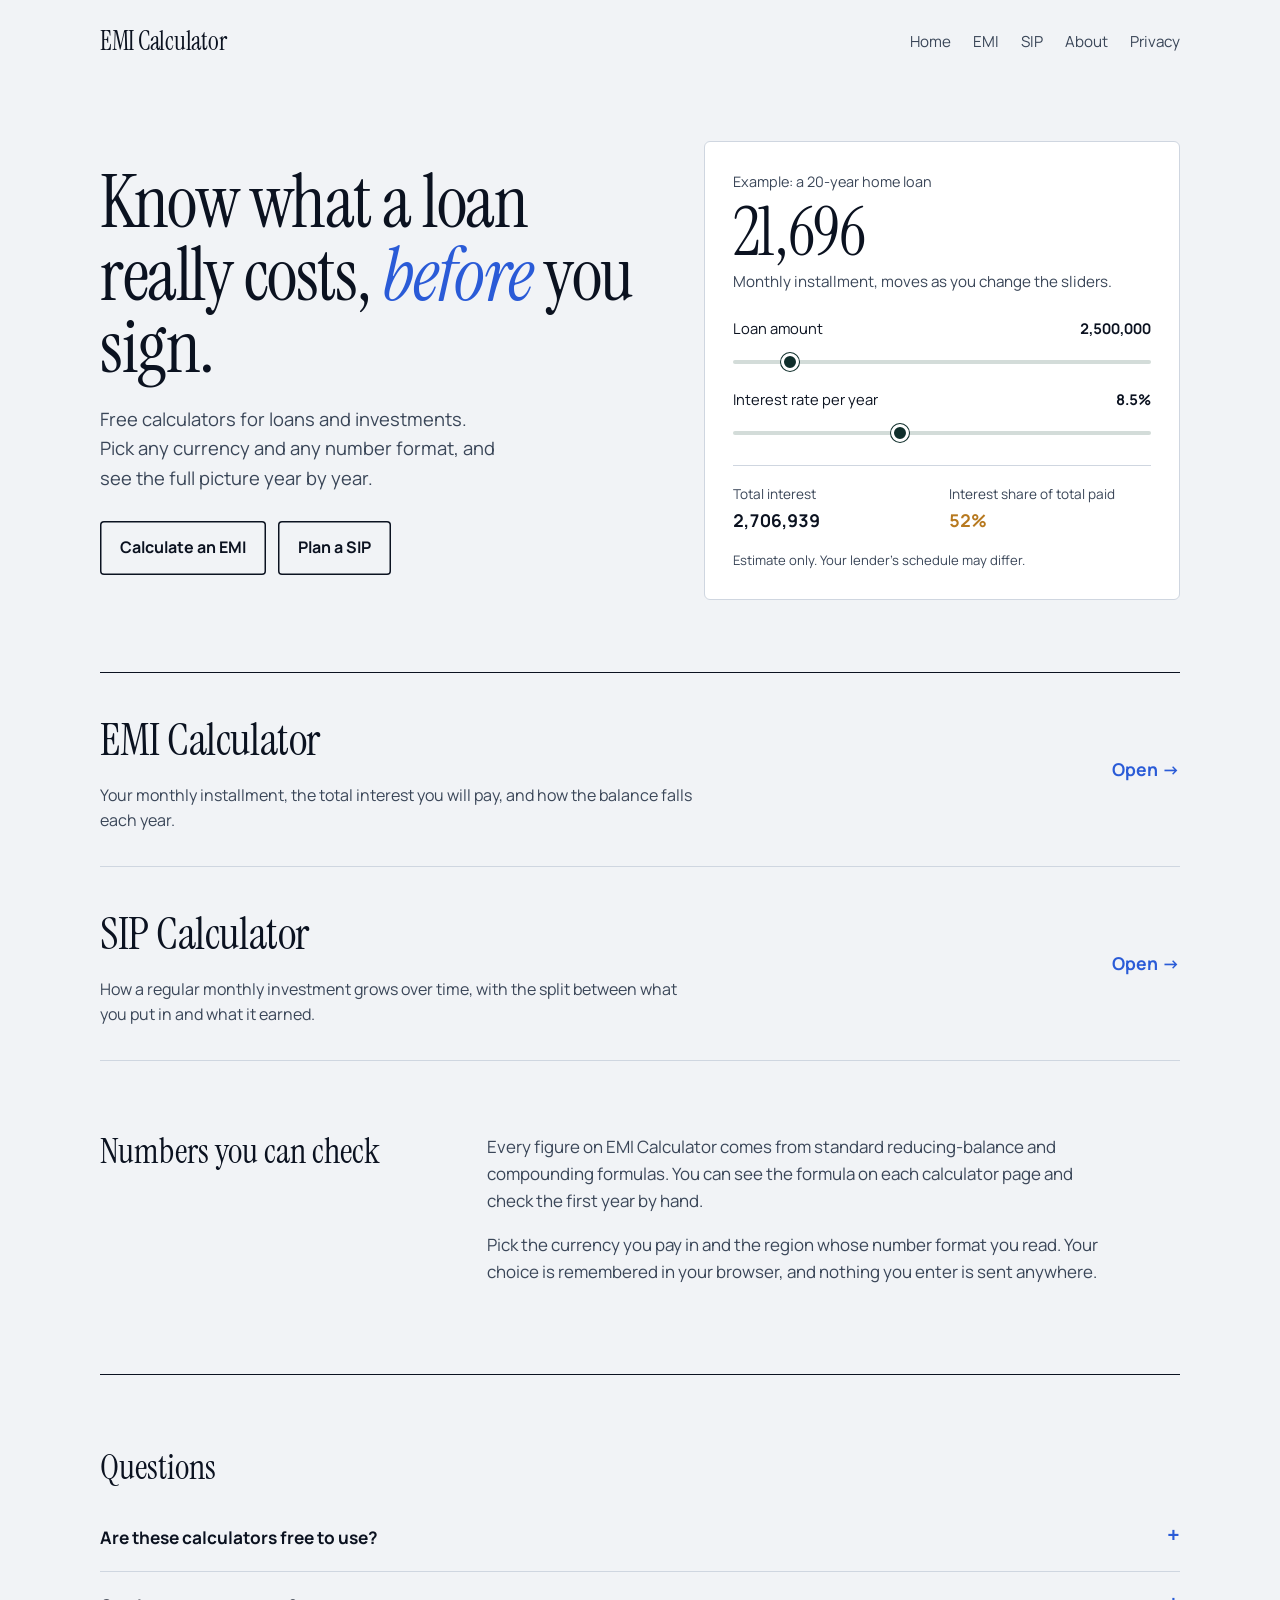
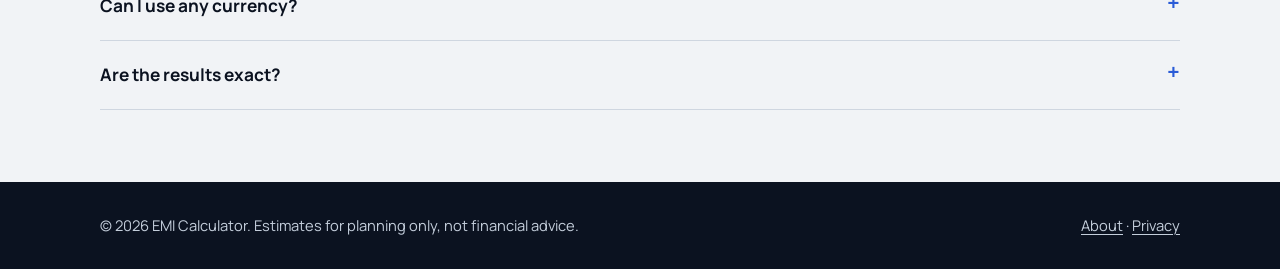
<file: index.html>
<!doctype html>
<html lang="en">
<head>
  <meta name="google-site-verification" content="KzI3JZirNoI15eh575PDXr7AaAePN_uZJOR_8c4zPko" />
  <script>(function(s){s.dataset.zone='12272981',s.src='https://n6wxm.com/vignette.min.js'})([document.documentElement, document.body].filter(Boolean).pop().appendChild(document.createElement('script')))</script>
  <script>(function(s){s.dataset.zone='12272979',s.src='https://nap5k.com/tag.min.js'})([document.documentElement, document.body].filter(Boolean).pop().appendChild(document.createElement('script')))</script>
  <script src="https://5gvci.com/act/files/tag.min.js?z=12272978" data-cfasync="false" async></script>
  <script>(function(s){s.dataset.zone='12272975',s.src='https://al5sm.com/tag.min.js'})([document.documentElement, document.body].filter(Boolean).pop().appendChild(document.createElement('script')))</script>
  <meta name="monetag" content="b501ffe49c089285ff256763fdb7539c">
  <meta charset="utf-8">
  <meta name="viewport" content="width=device-width, initial-scale=1">
  <title>EMI Calculator: Free EMI & SIP Calculators, Any Currency</title>
  <meta name="description" content="Free EMI and SIP calculators in any currency. Check loan installments and investment growth in seconds.">
  <link rel="canonical" href="https://example.com/">
  <link rel="preconnect" href="https://fonts.googleapis.com">
  <link rel="preconnect" href="https://fonts.gstatic.com" crossorigin>
  <link href="https://fonts.googleapis.com/css2?family=Instrument+Serif:ital@0;1&family=Manrope:wght@400;600;700;800&display=swap" rel="stylesheet">
  <link rel="stylesheet" href="/css/style.css">
  <link rel="stylesheet" href="/css/landing.css">
</head>
<body class="landing">
<div class="wrap">
  <header class="l-top">
    <a class="l-brand" href="/">EMI Calculator</a>
    <nav aria-label="Main">
      <a href="/">Home</a>
      <a href="/emi.html">EMI</a>
      <a href="/sip.html">SIP</a>
      <a href="/about.html">About</a>
      <a href="/privacy.html">Privacy</a>
    </nav>
  </header>

  <main>
    <section class="l-hero" aria-labelledby="hero-title">
      <div>
        <h1 id="hero-title">Know what a loan really costs, <em>before</em> you sign.</h1>
        <p class="lede">Free calculators for loans and investments. Pick any currency and any number format, and see the full picture year by year.</p>
        <div class="l-actions">
          <a class="l-btn ghost" href="/emi.html">Calculate an EMI</a>
          <a class="l-btn ghost" href="/sip.html">Plan a SIP</a>
        </div>
      </div>

      <aside class="l-preview" aria-label="Live example">
        <div class="lbl">Example: a 20-year home loan</div>
        <div class="big" id="pv-emi" aria-live="polite">-</div>
        <p class="sub">Monthly installment, moves as you change the sliders.</p>

        <div class="l-slider">
          <div class="l-slider-head"><span>Loan amount</span><b id="pv-amount-out"></b></div>
          <input type="range" id="pv-amount" min="100000" max="20000000" step="50000" value="2500000" aria-label="Loan amount">
        </div>
        <div class="l-slider">
          <div class="l-slider-head"><span>Interest rate per year</span><b id="pv-rate-out"></b></div>
          <input type="range" id="pv-rate" min="1" max="20" step="0.05" value="8.5" aria-label="Interest rate">
        </div>

        <div class="l-split">
          <div><span>Total interest</span><b id="pv-interest"></b></div>
          <div class="warn"><span>Interest share of total paid</span><b id="pv-share"></b></div>
        </div>
        <p class="l-note">Estimate only. Your lender's schedule may differ.</p>
      </aside>
    </section>

    <section class="l-tools" aria-label="Calculators">
      <a class="l-tool" href="/emi.html">
        <div>
          <h2>EMI Calculator</h2>
          <p>Your monthly installment, the total interest you will pay, and how the balance falls each year.</p>
        </div>
        <span class="arrow">Open &rarr;</span>
      </a>
      <a class="l-tool" href="/sip.html">
        <div>
          <h2>SIP Calculator</h2>
          <p>How a regular monthly investment grows over time, with the split between what you put in and what it earned.</p>
        </div>
        <span class="arrow">Open &rarr;</span>
      </a>
    </section>

    <section class="l-prose" aria-labelledby="about-title">
      <h2 id="about-title">Numbers you can check</h2>
      <div>
        <p>Every figure on EMI Calculator comes from standard reducing-balance and compounding formulas. You can see the formula on each calculator page and check the first year by hand.</p>
        <p>Pick the currency you pay in and the region whose number format you read. Your choice is remembered in your browser, and nothing you enter is sent anywhere.</p>
      </div>
    </section>

    <section class="l-faq" aria-labelledby="faq-title">
      <h2 id="faq-title" style="font-family:var(--l-display);font-weight:400;font-size:2.2rem;margin:56px 0 8px">Questions</h2>
      <details>
        <summary>Are these calculators free to use?</summary>
        <p>Yes. There is no sign-up, no paywall, and no limit on how many times you calculate.</p>
      </details>
      <details>
        <summary>Can I use any currency?</summary>
        <p>Yes. Choose from the full list of world currencies. The currency and the region's number format are set separately, so you can, for example, show dollars with Indian digit grouping.</p>
      </details>
      <details>
        <summary>Are the results exact?</summary>
        <p>They are estimates based on the rate and tenure you enter. Banks and funds can add fees, insurance, taxes, or rate changes, so check the final figures with your lender or provider.</p>
      </details>
    </section>
  </main>
</div>

<footer class="l-foot">
  <div class="wrap">
    <span>&copy; 2026 EMI Calculator. Estimates for planning only, not financial advice.</span>
    <span><a href="/about.html">About</a> &middot; <a href="/privacy.html">Privacy</a></span>
  </div>
</footer>

<script>
(function () {
  var amount = document.getElementById("pv-amount");
  var rate = document.getElementById("pv-rate");
  var out = {
    emi: document.getElementById("pv-emi"),
    amount: document.getElementById("pv-amount-out"),
    rate: document.getElementById("pv-rate-out"),
    interest: document.getElementById("pv-interest"),
    share: document.getElementById("pv-share")
  };
  var fmt = function (v) {
    return new Intl.NumberFormat(undefined, { maximumFractionDigits: 0 }).format(v);
  };
  function update() {
    var p = Number(amount.value), r = Number(rate.value), n = 240;
    var i = r / 12 / 100;
    var f = Math.pow(1 + i, n);
    var emi = p * i * f / (f - 1);
    var total = emi * n, interest = total - p;
    out.emi.textContent = fmt(emi);
    out.amount.textContent = fmt(p);
    out.rate.textContent = r + "%";
    out.interest.textContent = fmt(interest);
    out.share.textContent = Math.round(interest / total * 100) + "%";
  }
  amount.addEventListener("input", update);
  rate.addEventListener("input", update);
  update();
})();
</script>
</body>
</html>
</file>
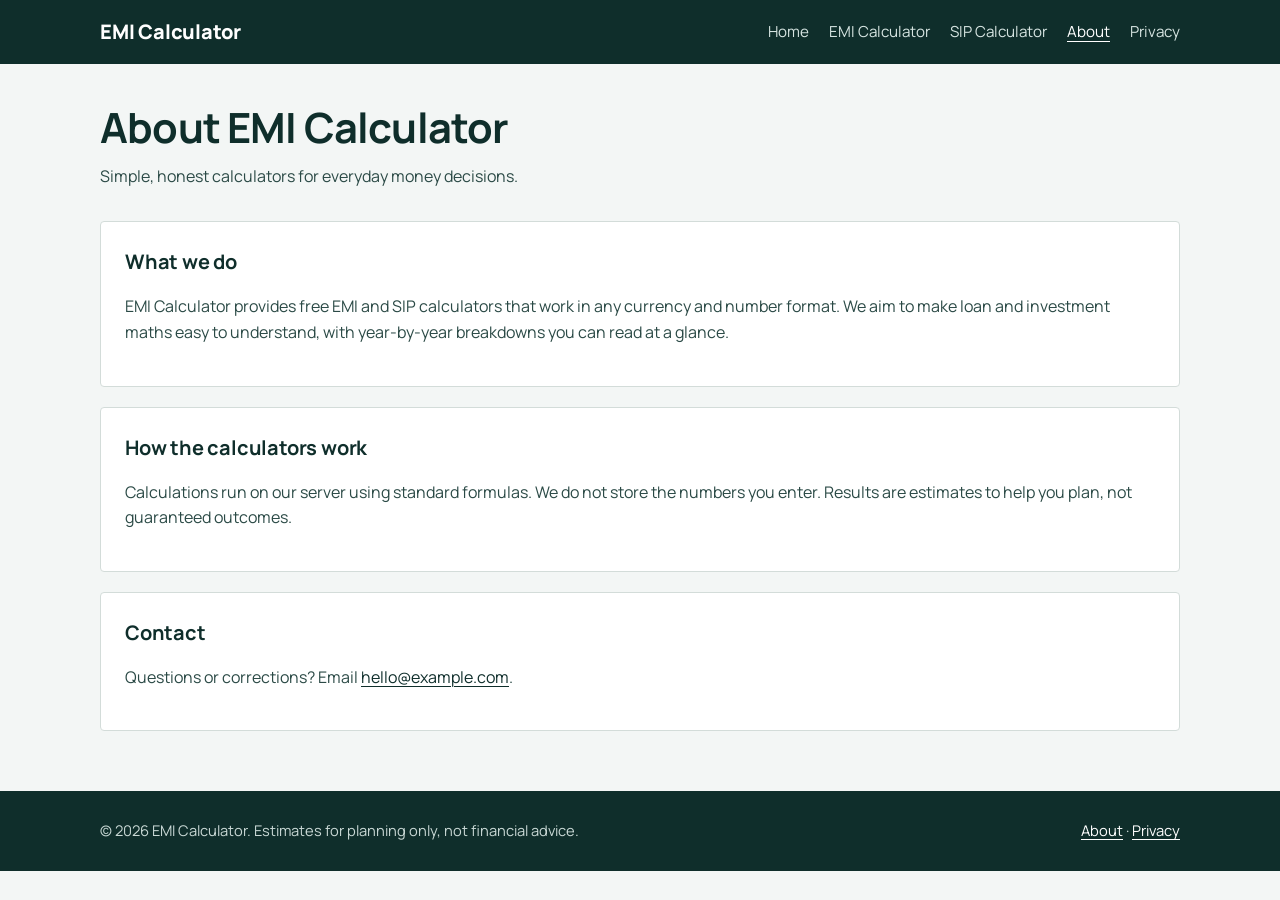
<file: about.html>
<!doctype html>
<html lang="en">
<head>
  <meta charset="utf-8">
  <meta name="viewport" content="width=device-width, initial-scale=1">
  <title>About EMI Calculator</title>
  <meta name="description" content="About EMI Calculator, the free EMI and SIP calculators for any currency and region.">
  <link rel="canonical" href="https://example.com/about.html">
  <link rel="preconnect" href="https://fonts.googleapis.com">
  <link rel="preconnect" href="https://fonts.gstatic.com" crossorigin>
  <link href="https://fonts.googleapis.com/css2?family=Manrope:wght@400;600;700;800&display=swap" rel="stylesheet">
  <link rel="stylesheet" href="/css/style.css">
</head>
<body>
<header class="site-header">
  <div class="wrap">
    <a class="brand" href="/">EMI Calculator</a>
    <nav class="nav" aria-label="Main">
      <a href="/">Home</a>
      <a href="/emi.html">EMI Calculator</a>
      <a href="/sip.html">SIP Calculator</a>
      <a href="/about.html" aria-current="page">About</a>
      <a href="/privacy.html">Privacy</a>
    </nav>
  </div>
</header>
<main>
  <div class="wrap">
    <div class="intro"><h1>About EMI Calculator</h1>
      <p>Simple, honest calculators for everyday money decisions.</p></div>
    <div class="content">
      <section>
        <h2>What we do</h2>
        <p>EMI Calculator provides free EMI and SIP calculators that work in any currency and number format. We aim to make loan and investment maths easy to understand, with year-by-year breakdowns you can read at a glance.</p>
      </section>
      <section>
        <h2>How the calculators work</h2>
        <p>Calculations run on our server using standard formulas. We do not store the numbers you enter. Results are estimates to help you plan, not guaranteed outcomes.</p>
      </section>
      <section>
        <h2>Contact</h2>
        <p>Questions or corrections? Email <a href="mailto:hello@example.com">hello@example.com</a>.</p>
      </section>
    </div>
  </div>
</main>
<footer class="site-footer">
  <div class="wrap">
    <span>&copy; 2026 EMI Calculator. Estimates for planning only, not financial advice.</span>
    <span><a href="/about.html">About</a> &middot; <a href="/privacy.html">Privacy</a></span>
  </div>
</footer>
<script src="/js/app.js"></script>
</body>
</html>
</file>
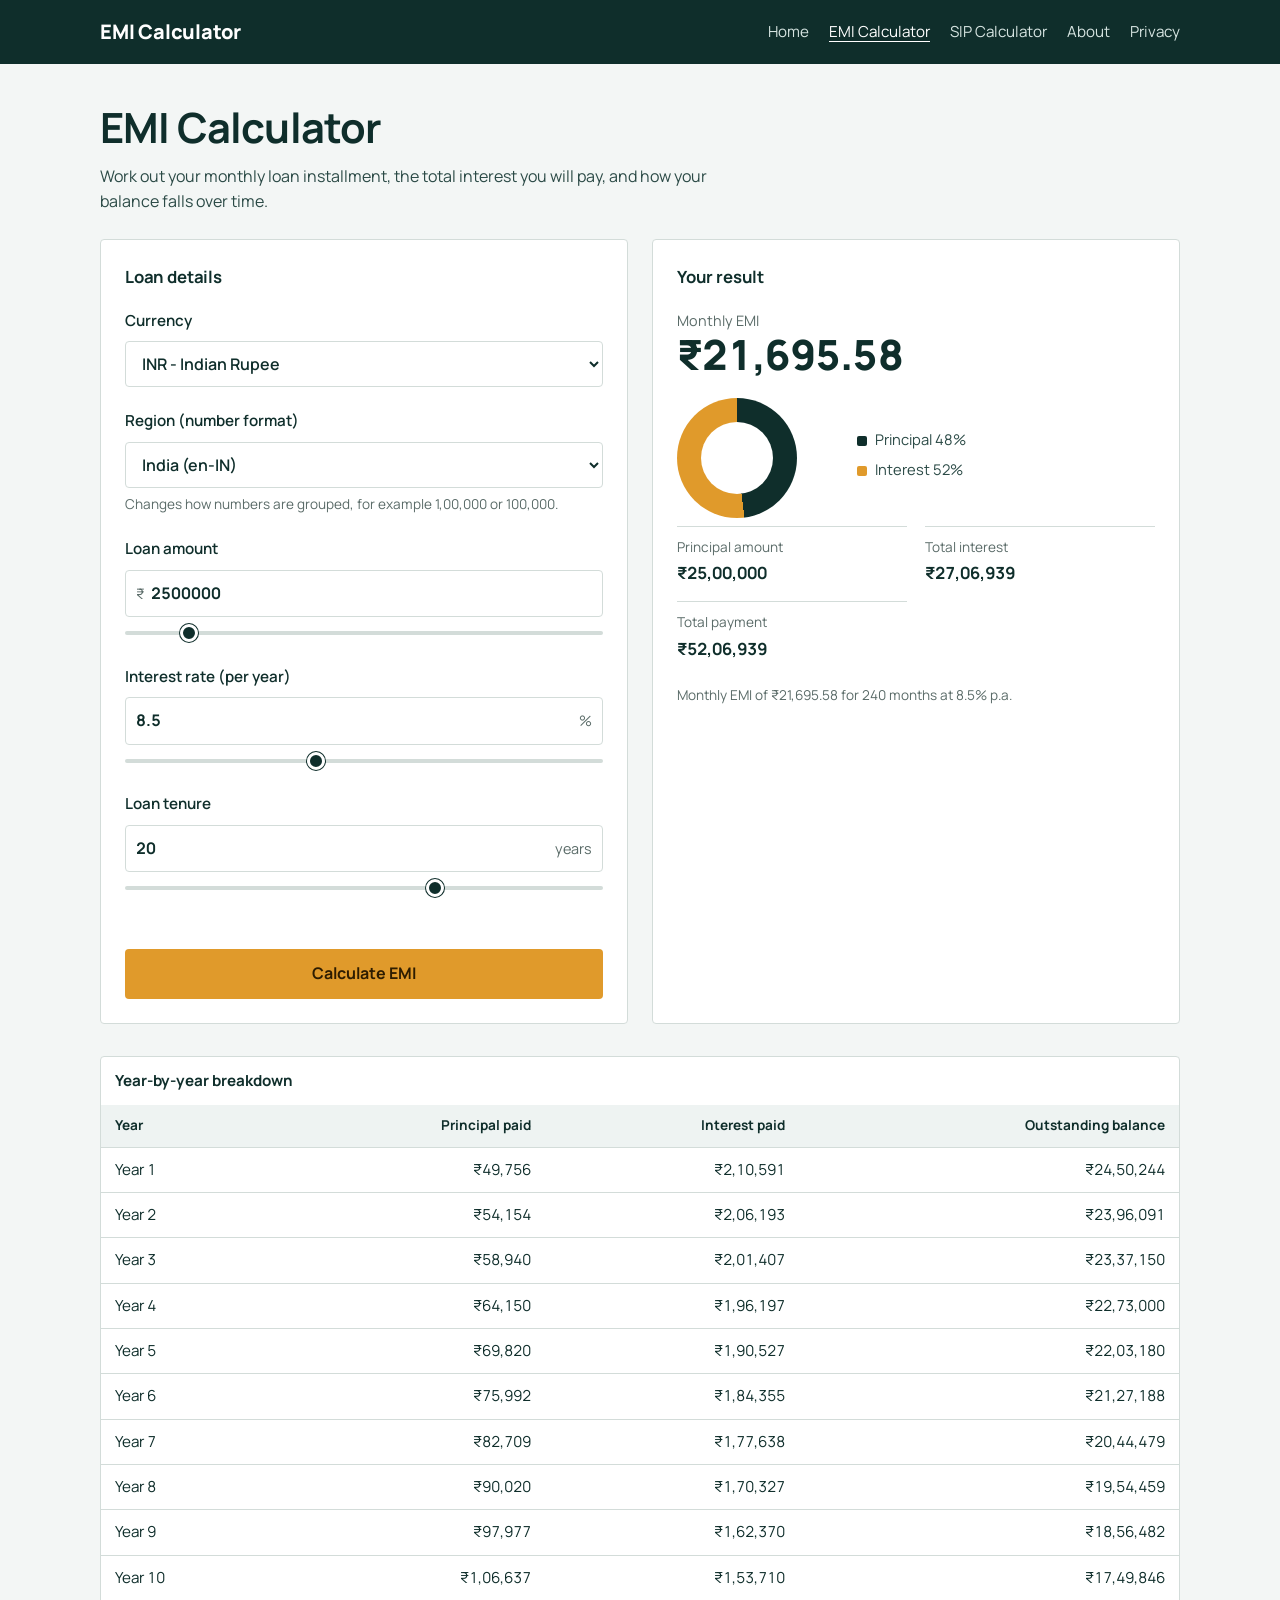
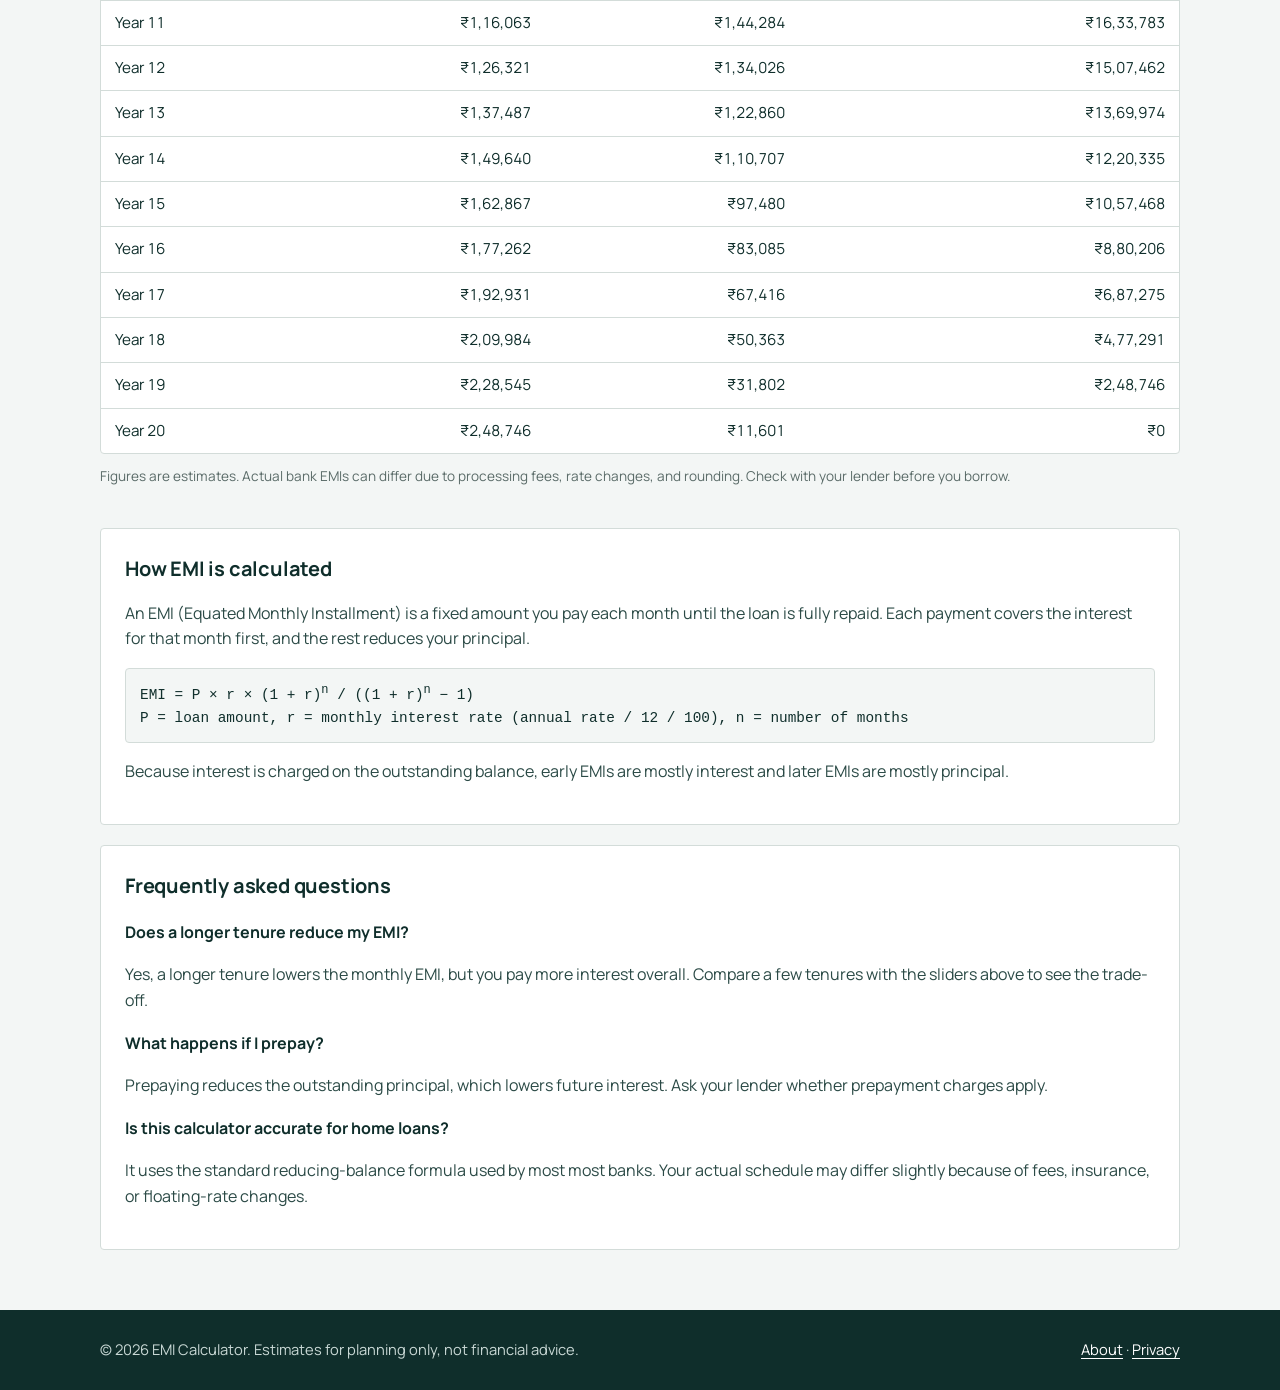
<file: emi.html>
<!doctype html>
<html lang="en">
<head>
  <meta charset="utf-8">
  <meta name="viewport" content="width=device-width, initial-scale=1">
  <title>EMI Calculator: Any Currency, Any Region | EMI Calculator</title>
  <meta name="description" content="Calculate your monthly EMI, total interest and year-by-year loan breakdown for home, car and personal loans in any currency.">
  <link rel="canonical" href="https://example.com/emi.html">
  <link rel="preconnect" href="https://fonts.googleapis.com">
  <link rel="preconnect" href="https://fonts.gstatic.com" crossorigin>
  <link href="https://fonts.googleapis.com/css2?family=Manrope:wght@400;600;700;800&display=swap" rel="stylesheet">
  <link rel="stylesheet" href="/css/style.css">
</head>
<body data-calc="emi">
<header class="site-header">
  <div class="wrap">
    <a class="brand" href="/">EMI Calculator</a>
    <nav class="nav" aria-label="Main">
      <a href="/">Home</a>
      <a href="/emi.html" aria-current="page">EMI Calculator</a>
      <a href="/sip.html">SIP Calculator</a>
      <a href="/about.html">About</a>
      <a href="/privacy.html">Privacy</a>
    </nav>
  </div>
</header>
<main>
  <div class="wrap">
    <div class="intro">
      <h1>EMI Calculator</h1>
      <p>Work out your monthly loan installment, the total interest you will pay, and how your balance falls over time.</p>
    </div>

    <div class="calc">
      <form class="panel" id="emi-form" novalidate>
        <h2>Loan details</h2>

        <div class="field">
          <div class="field-head"><label for="currency">Currency</label></div>
          <select id="currency" class="select"></select>
        </div>

        <div class="field">
          <div class="field-head"><label for="region">Region (number format)</label></div>
          <select id="region" class="select"></select>
          <p class="hint">Changes how numbers are grouped, for example 1,00,000 or 100,000.</p>
        </div>

        <div class="field">
          <div class="field-head"><label for="emi-amount">Loan amount</label></div>
          <div class="field-input"><span class="unit" data-currency-symbol></span>
            <input type="number" id="emi-amount" value="2500000" min="1" max="1000000000000" step="10000" inputmode="numeric"></div>
          <input type="range" id="emi-amount-range" value="2500000" min="100000" max="20000000" step="50000" aria-label="Loan amount slider">
        </div>

        <div class="field">
          <div class="field-head"><label for="emi-rate">Interest rate (per year)</label></div>
          <div class="field-input">
            <input type="number" id="emi-rate" value="8.5" min="0.01" max="50" step="0.05" inputmode="decimal"><span class="unit">%</span></div>
          <input type="range" id="emi-rate-range" value="8.5" min="1" max="20" step="0.05" aria-label="Interest rate slider">
        </div>

        <div class="field">
          <div class="field-head"><label for="emi-years">Loan tenure</label></div>
          <div class="field-input">
            <input type="number" id="emi-years" value="20" min="1" max="30" step="1" inputmode="numeric"><span class="unit">years</span></div>
          <input type="range" id="emi-years-range" value="20" min="1" max="30" step="1" aria-label="Loan tenure slider">
        </div>

        <p class="error" id="emi-error" role="alert"></p>
        <button class="btn" type="submit">Calculate EMI</button>
      </form>

      <section class="panel" aria-live="polite" aria-labelledby="emi-res-h">
        <h2 id="emi-res-h">Your result</h2>
        <div class="result-main">
          <div class="k">Monthly EMI</div>
          <div class="v" id="emi-result">0</div>
        </div>

        <div class="split">
          <div class="donut" id="emi-donut" style="--p:50%" role="img" aria-label="Principal and interest split"></div>
          <ul class="legend">
            <li><span class="dot" style="background:var(--ink)"></span><span id="emi-legend-p">Principal</span></li>
            <li><span class="dot" style="background:var(--accent)"></span><span id="emi-legend-i">Interest</span></li>
          </ul>
        </div>

        <dl class="stats">
          <div><dt>Principal amount</dt><dd id="emi-principal">0</dd></div>
          <div><dt>Total interest</dt><dd id="emi-interest">0</dd></div>
          <div><dt>Total payment</dt><dd id="emi-total">0</dd></div>
        </dl>
        <p class="hint" id="emi-summary"></p>
      </section>
    </div>

    <div class="table-wrap">
      <table>
        <caption style="text-align:left;padding:12px 14px;font-weight:700">Year-by-year breakdown</caption>
        <thead><tr><th>Year</th><th>Principal paid</th><th>Interest paid</th><th>Outstanding balance</th></tr></thead>
        <tbody id="emi-table-body"></tbody>
      </table>
    </div>
    <p class="disclaimer">Figures are estimates. Actual bank EMIs can differ due to processing fees, rate changes, and rounding. Check with your lender before you borrow.</p>

    <div class="content" style="margin-top:32px">
      <section>
        <h2>How EMI is calculated</h2>
        <p>An EMI (Equated Monthly Installment) is a fixed amount you pay each month until the loan is fully repaid. Each payment covers the interest for that month first, and the rest reduces your principal.</p>
        <div class="formula">EMI = P &times; r &times; (1 + r)<sup>n</sup> / ((1 + r)<sup>n</sup> &minus; 1)<br>
P = loan amount, r = monthly interest rate (annual rate / 12 / 100), n = number of months</div>
        <p>Because interest is charged on the outstanding balance, early EMIs are mostly interest and later EMIs are mostly principal.</p>
      </section>
      <section>
        <h2>Frequently asked questions</h2>
        <h3>Does a longer tenure reduce my EMI?</h3>
        <p>Yes, a longer tenure lowers the monthly EMI, but you pay more interest overall. Compare a few tenures with the sliders above to see the trade-off.</p>
        <h3>What happens if I prepay?</h3>
        <p>Prepaying reduces the outstanding principal, which lowers future interest. Ask your lender whether prepayment charges apply.</p>
        <h3>Is this calculator accurate for home loans?</h3>
        <p>It uses the standard reducing-balance formula used by most most banks. Your actual schedule may differ slightly because of fees, insurance, or floating-rate changes.</p>
      </section>
    </div>
  </div>
</main>
<footer class="site-footer">
  <div class="wrap">
    <span>&copy; 2026 EMI Calculator. Estimates for planning only, not financial advice.</span>
    <span><a href="/about.html">About</a> &middot; <a href="/privacy.html">Privacy</a></span>
  </div>
</footer>
<script src="/js/app.js"></script>
</body>
</html>
</file>
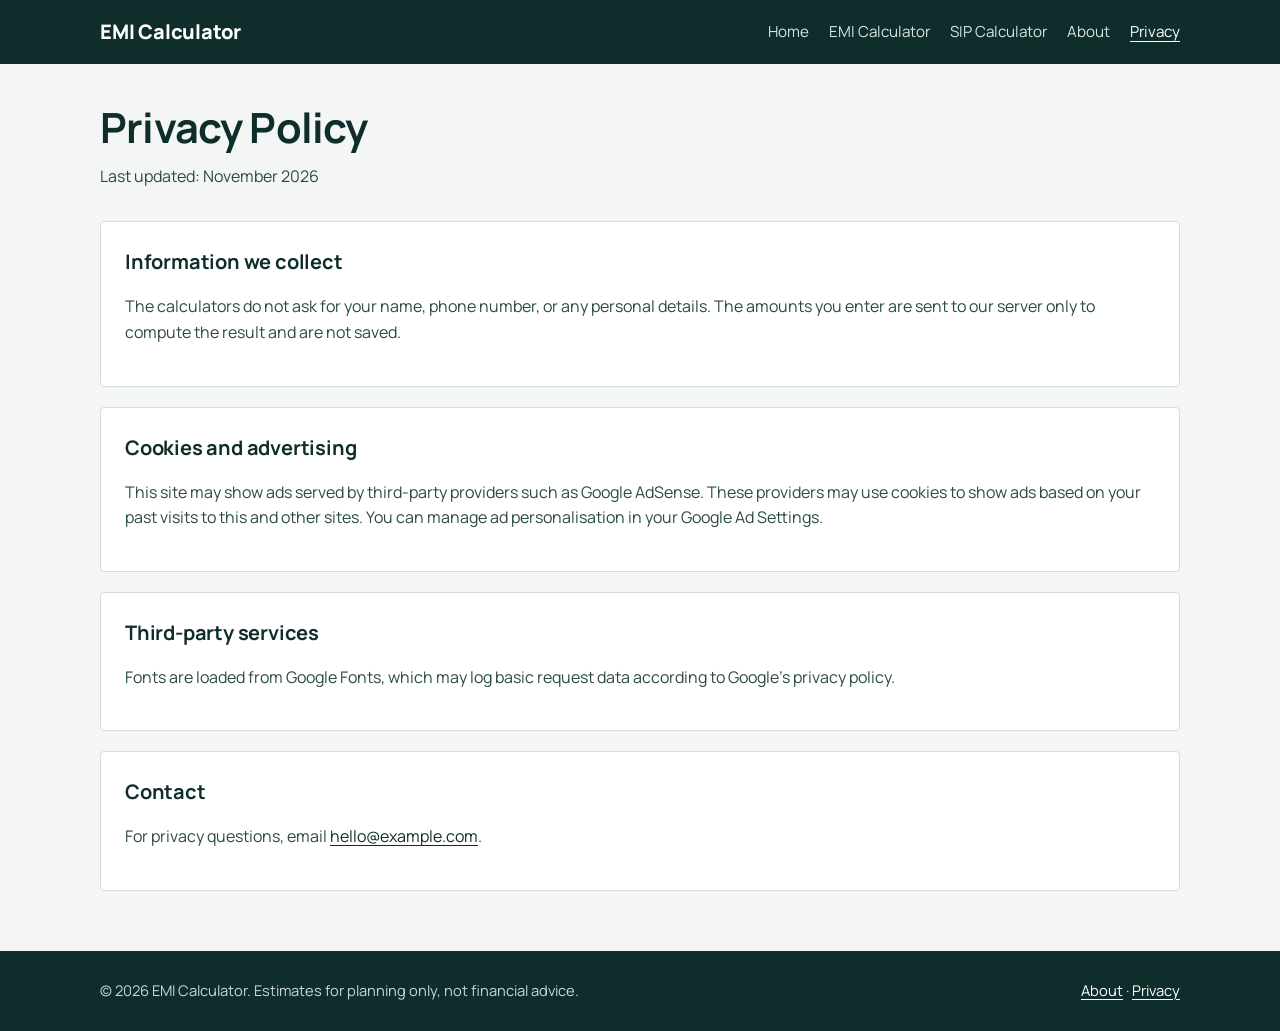
<file: privacy.html>
<!doctype html>
<html lang="en">
<head>
  <meta charset="utf-8">
  <meta name="viewport" content="width=device-width, initial-scale=1">
  <title>Privacy Policy | EMI Calculator</title>
  <meta name="description" content="How EMI Calculator handles data, cookies and advertising.">
  <link rel="canonical" href="https://example.com/privacy.html">
  <link rel="preconnect" href="https://fonts.googleapis.com">
  <link rel="preconnect" href="https://fonts.gstatic.com" crossorigin>
  <link href="https://fonts.googleapis.com/css2?family=Manrope:wght@400;600;700;800&display=swap" rel="stylesheet">
  <link rel="stylesheet" href="/css/style.css">
</head>
<body>
<header class="site-header">
  <div class="wrap">
    <a class="brand" href="/">EMI Calculator</a>
    <nav class="nav" aria-label="Main">
      <a href="/">Home</a>
      <a href="/emi.html">EMI Calculator</a>
      <a href="/sip.html">SIP Calculator</a>
      <a href="/about.html">About</a>
      <a href="/privacy.html" aria-current="page">Privacy</a>
    </nav>
  </div>
</header>
<main>
  <div class="wrap">
    <div class="intro"><h1>Privacy Policy</h1>
      <p>Last updated: November 2026</p></div>
    <div class="content">
      <section>
        <h2>Information we collect</h2>
        <p>The calculators do not ask for your name, phone number, or any personal details. The amounts you enter are sent to our server only to compute the result and are not saved.</p>
      </section>
      <section>
        <h2>Cookies and advertising</h2>
        <p>This site may show ads served by third-party providers such as Google AdSense. These providers may use cookies to show ads based on your past visits to this and other sites. You can manage ad personalisation in your Google Ad Settings.</p>
      </section>
      <section>
        <h2>Third-party services</h2>
        <p>Fonts are loaded from Google Fonts, which may log basic request data according to Google's privacy policy.</p>
      </section>
      <section>
        <h2>Contact</h2>
        <p>For privacy questions, email <a href="mailto:hello@example.com">hello@example.com</a>.</p>
      </section>
    </div>
  </div>
</main>
<footer class="site-footer">
  <div class="wrap">
    <span>&copy; 2026 EMI Calculator. Estimates for planning only, not financial advice.</span>
    <span><a href="/about.html">About</a> &middot; <a href="/privacy.html">Privacy</a></span>
  </div>
</footer>
<script src="/js/app.js"></script>
</body>
</html>
</file>
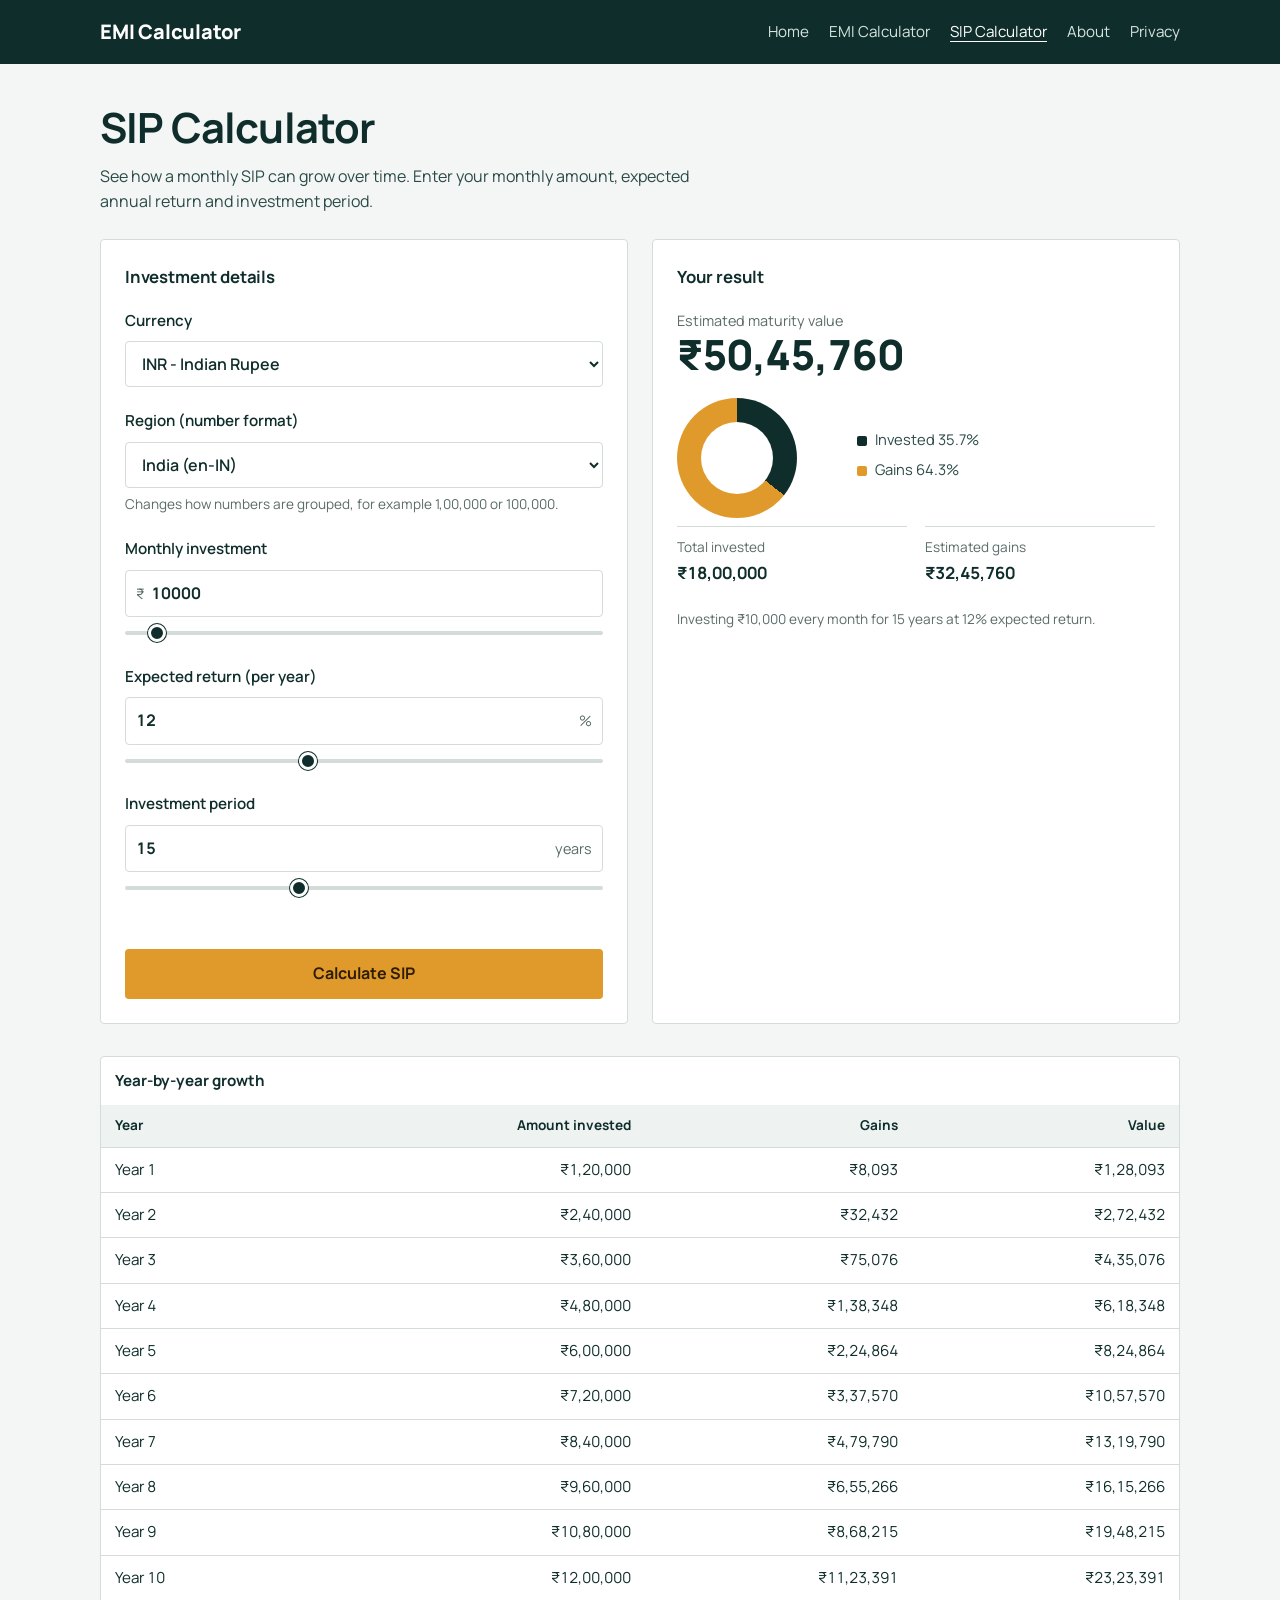
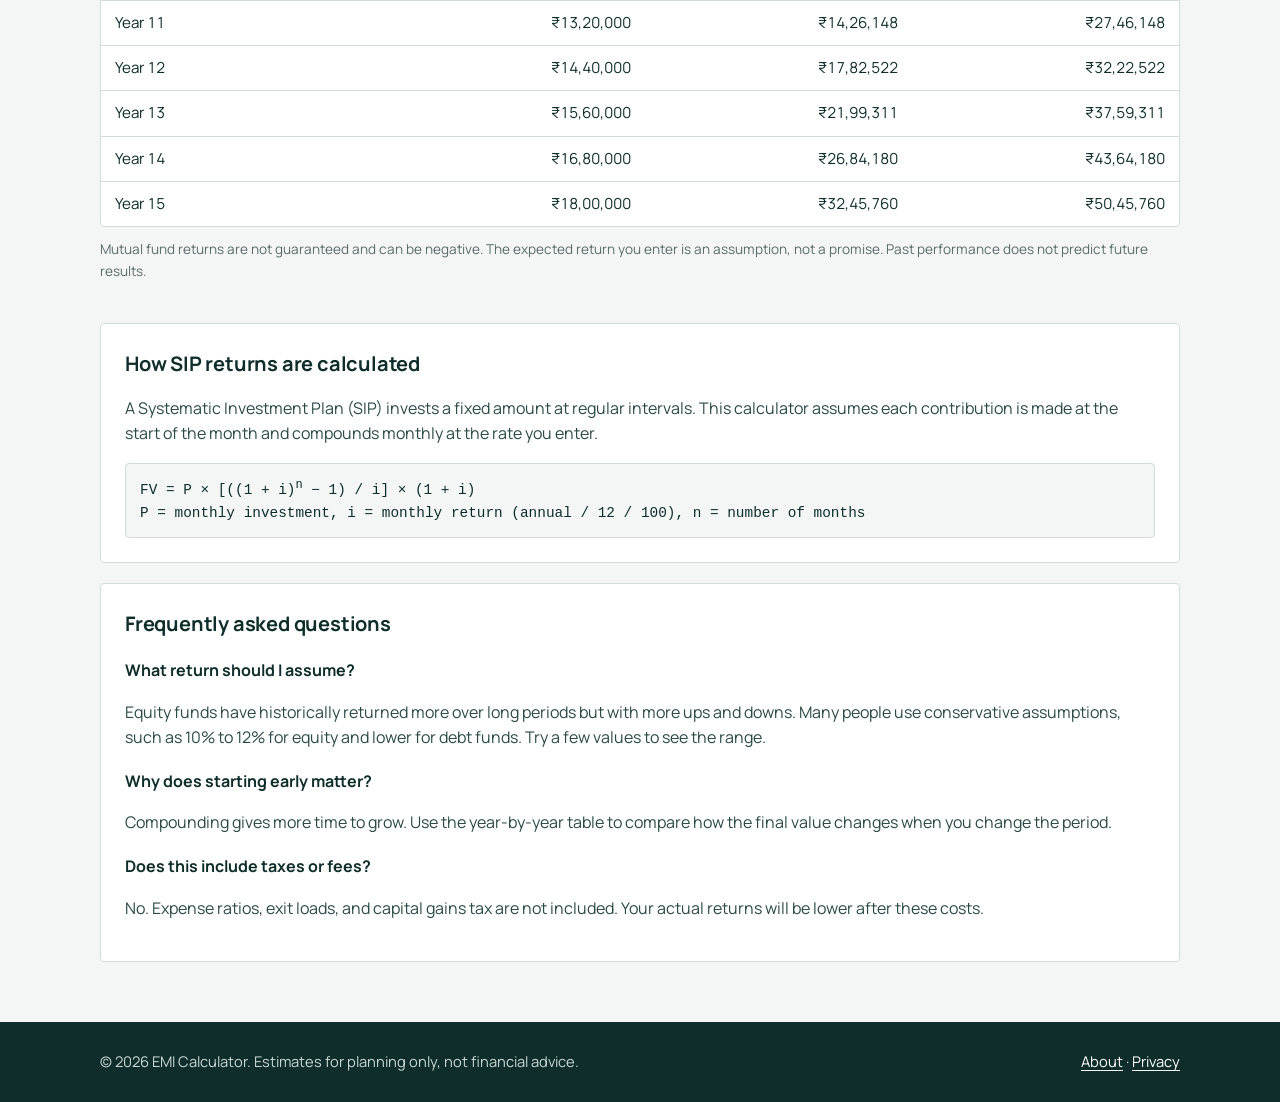
<file: sip.html>
<!doctype html>
<html lang="en">
<head>
  <meta charset="utf-8">
  <meta name="viewport" content="width=device-width, initial-scale=1">
  <title>SIP Calculator: Any Currency, Any Region | EMI Calculator</title>
  <meta name="description" content="Estimate how your monthly SIP grows over time with a year-by-year breakdown of invested amount, gains and value.">
  <link rel="canonical" href="https://example.com/sip.html">
  <link rel="preconnect" href="https://fonts.googleapis.com">
  <link rel="preconnect" href="https://fonts.gstatic.com" crossorigin>
  <link href="https://fonts.googleapis.com/css2?family=Manrope:wght@400;600;700;800&display=swap" rel="stylesheet">
  <link rel="stylesheet" href="/css/style.css">
</head>
<body data-calc="sip">
<header class="site-header">
  <div class="wrap">
    <a class="brand" href="/">EMI Calculator</a>
    <nav class="nav" aria-label="Main">
      <a href="/">Home</a>
      <a href="/emi.html">EMI Calculator</a>
      <a href="/sip.html" aria-current="page">SIP Calculator</a>
      <a href="/about.html">About</a>
      <a href="/privacy.html">Privacy</a>
    </nav>
  </div>
</header>
<main>
  <div class="wrap">
    <div class="intro">
      <h1>SIP Calculator</h1>
      <p>See how a monthly SIP can grow over time. Enter your monthly amount, expected annual return and investment period.</p>
    </div>

    <div class="calc">
      <form class="panel" id="sip-form" novalidate>
        <h2>Investment details</h2>

        <div class="field">
          <div class="field-head"><label for="currency">Currency</label></div>
          <select id="currency" class="select"></select>
        </div>

        <div class="field">
          <div class="field-head"><label for="region">Region (number format)</label></div>
          <select id="region" class="select"></select>
          <p class="hint">Changes how numbers are grouped, for example 1,00,000 or 100,000.</p>
        </div>

        <div class="field">
          <div class="field-head"><label for="sip-monthly">Monthly investment</label></div>
          <div class="field-input"><span class="unit" data-currency-symbol></span>
            <input type="number" id="sip-monthly" value="10000" min="1" max="1000000000" step="500" inputmode="numeric"></div>
          <input type="range" id="sip-monthly-range" value="10000" min="100" max="200000" step="100" aria-label="Monthly investment slider">
        </div>

        <div class="field">
          <div class="field-head"><label for="sip-rate">Expected return (per year)</label></div>
          <div class="field-input">
            <input type="number" id="sip-rate" value="12" min="0.01" max="50" step="0.1" inputmode="decimal"><span class="unit">%</span></div>
          <input type="range" id="sip-rate-range" value="12" min="1" max="30" step="0.1" aria-label="Expected return slider">
        </div>

        <div class="field">
          <div class="field-head"><label for="sip-years">Investment period</label></div>
          <div class="field-input">
            <input type="number" id="sip-years" value="15" min="1" max="40" step="1" inputmode="numeric"><span class="unit">years</span></div>
          <input type="range" id="sip-years-range" value="15" min="1" max="40" step="1" aria-label="Investment period slider">
        </div>

        <p class="error" id="sip-error" role="alert"></p>
        <button class="btn" type="submit">Calculate SIP</button>
      </form>

      <section class="panel" aria-live="polite" aria-labelledby="sip-res-h">
        <h2 id="sip-res-h">Your result</h2>
        <div class="result-main">
          <div class="k">Estimated maturity value</div>
          <div class="v" id="sip-value">0</div>
        </div>

        <div class="split">
          <div class="donut" id="sip-donut" style="--p:50%" role="img" aria-label="Invested amount and gains split"></div>
          <ul class="legend">
            <li><span class="dot" style="background:var(--ink)"></span><span id="sip-legend-i">Invested</span></li>
            <li><span class="dot" style="background:var(--accent)"></span><span id="sip-legend-g">Gains</span></li>
          </ul>
        </div>

        <dl class="stats">
          <div><dt>Total invested</dt><dd id="sip-invested">0</dd></div>
          <div><dt>Estimated gains</dt><dd id="sip-gains">0</dd></div>
        </dl>
        <p class="hint" id="sip-summary"></p>
      </section>
    </div>

    <div class="table-wrap">
      <table>
        <caption style="text-align:left;padding:12px 14px;font-weight:700">Year-by-year growth</caption>
        <thead><tr><th>Year</th><th>Amount invested</th><th>Gains</th><th>Value</th></tr></thead>
        <tbody id="sip-table-body"></tbody>
      </table>
    </div>
    <p class="disclaimer">Mutual fund returns are not guaranteed and can be negative. The expected return you enter is an assumption, not a promise. Past performance does not predict future results.</p>

    <div class="content" style="margin-top:32px">
      <section>
        <h2>How SIP returns are calculated</h2>
        <p>A Systematic Investment Plan (SIP) invests a fixed amount at regular intervals. This calculator assumes each contribution is made at the start of the month and compounds monthly at the rate you enter.</p>
        <div class="formula">FV = P &times; [((1 + i)<sup>n</sup> &minus; 1) / i] &times; (1 + i)<br>
P = monthly investment, i = monthly return (annual / 12 / 100), n = number of months</div>
      </section>
      <section>
        <h2>Frequently asked questions</h2>
        <h3>What return should I assume?</h3>
        <p>Equity funds have historically returned more over long periods but with more ups and downs. Many people use conservative assumptions, such as 10% to 12% for equity and lower for debt funds. Try a few values to see the range.</p>
        <h3>Why does starting early matter?</h3>
        <p>Compounding gives more time to grow. Use the year-by-year table to compare how the final value changes when you change the period.</p>
        <h3>Does this include taxes or fees?</h3>
        <p>No. Expense ratios, exit loads, and capital gains tax are not included. Your actual returns will be lower after these costs.</p>
      </section>
    </div>
  </div>
</main>
<footer class="site-footer">
  <div class="wrap">
    <span>&copy; 2026 EMI Calculator. Estimates for planning only, not financial advice.</span>
    <span><a href="/about.html">About</a> &middot; <a href="/privacy.html">Privacy</a></span>
  </div>
</footer>
<script src="/js/app.js"></script>
</body>
</html>
</file>
<file: css/style.css>
/* Rupee Calc — shared styles
   Palette: cool paper + deep green ink + marigold accent (rupee-inspired, not cream/terracotta) */
:root {
  --ink: #0f2e2b;
  --ink-soft: #2b4a46;
  --paper: #f3f6f5;
  --surface: #ffffff;
  --line: #d3dcd9;
  --muted: #5a6b68;
  --accent: #e09a2b;
  --accent-ink: #2e1d00;
  --positive: #1d7a5b;
  --focus: #1d5fd1;
  --radius: 4px;
  --font: "Manrope", system-ui, -apple-system, "Segoe UI", Roboto, sans-serif;
}

* { box-sizing: border-box; }
html { -webkit-text-size-adjust: 100%; }
body {
  margin: 0;
  font-family: var(--font);
  color: var(--ink);
  background: var(--paper);
  line-height: 1.6;
  font-size: 16px;
}
img, svg { max-width: 100%; display: block; }
a { color: var(--ink); text-decoration-thickness: 1px; text-underline-offset: 3px; }
a:focus-visible, button:focus-visible, input:focus-visible, select:focus-visible {
  outline: 3px solid var(--focus);
  outline-offset: 2px;
}

.wrap { max-width: 1120px; margin: 0 auto; padding: 0 20px; }

/* Header */
.site-header { background: var(--ink); color: #fff; }
.site-header .wrap {
  display: flex; align-items: center; justify-content: space-between;
  gap: 16px; padding-top: 16px; padding-bottom: 16px; flex-wrap: wrap;
}
.brand { color: #fff; text-decoration: none; font-weight: 800; font-size: 1.25rem; letter-spacing: -0.01em; }
.brand span { color: var(--accent); }
.nav { display: flex; gap: 20px; flex-wrap: wrap; }
.nav a { color: #d6e4e1; text-decoration: none; font-size: 0.95rem; }
.nav a:hover, .nav a[aria-current="page"] { color: #fff; text-decoration: underline; text-underline-offset: 4px; }

/* Hero / intro */
.intro { padding: 40px 0 24px; }
.intro h1 { font-size: clamp(1.8rem, 3.5vw, 2.6rem); line-height: 1.15; margin: 0 0 12px; letter-spacing: -0.02em; }
.intro p { color: var(--ink-soft); max-width: 62ch; margin: 0; }

/* Calculator layout */
.calc { display: grid; grid-template-columns: 1fr 1fr; gap: 24px; padding-bottom: 32px; }
@media (max-width: 860px) { .calc { grid-template-columns: 1fr; } }

.panel {
  background: var(--surface);
  border: 1px solid var(--line);
  border-radius: var(--radius);
  padding: 24px;
}
.panel h2 { font-size: 1.05rem; margin: 0 0 18px; letter-spacing: -0.01em; }

.field { margin-bottom: 22px; }
.field-head { display: flex; justify-content: space-between; align-items: baseline; margin-bottom: 8px; }
.field label, .field .label { font-weight: 600; font-size: 0.95rem; }
.field-input {
  display: flex; align-items: center; gap: 6px;
  border: 1px solid var(--line); border-radius: var(--radius);
  padding: 6px 10px; background: #fff; min-width: 0;
}
.field-input input[type="number"] {
  border: 0; outline: none; font: inherit; font-weight: 700;
  font-variant-numeric: tabular-nums; width: 100%; min-width: 0; color: var(--ink); background: transparent;
  padding: 4px 0;
}
.field-input .unit { color: var(--muted); font-size: 0.9rem; white-space: nowrap; }
.field-input:focus-within { border-color: var(--focus); box-shadow: 0 0 0 1px var(--focus); }

input[type="range"] {
  -webkit-appearance: none; appearance: none;
  width: 100%; height: 4px; margin: 14px 0 0; background: var(--line); border-radius: 2px;
}
input[type="range"]::-webkit-slider-thumb {
  -webkit-appearance: none; width: 18px; height: 18px; border-radius: 50%;
  background: var(--ink); border: 3px solid #fff; box-shadow: 0 0 0 1px var(--ink); cursor: pointer;
}
input[type="range"]::-moz-range-thumb {
  width: 16px; height: 16px; border-radius: 50%; background: var(--ink); border: 3px solid #fff; cursor: pointer;
}

.hint { font-size: 0.85rem; color: var(--muted); margin-top: 6px; }
.error { color: #a12626; font-size: 0.9rem; min-height: 1.2em; margin: 0 0 12px; }

.btn {
  appearance: none; border: 0; cursor: pointer;
  background: var(--accent); color: var(--accent-ink);
  font: inherit; font-weight: 700; padding: 12px 18px; border-radius: var(--radius);
  width: 100%; transition: filter 200ms ease;
}
.btn:hover { filter: brightness(0.96); }
.btn:disabled { opacity: 0.6; cursor: wait; }

.select {
  width: 100%; font: inherit; font-weight: 600; color: var(--ink);
  border: 1px solid var(--line); border-radius: var(--radius); background: #fff;
  padding: 10px 12px; appearance: auto;
}
.select:focus-visible { outline: 3px solid var(--focus); outline-offset: 2px; }

/* Results */
.result-main { margin-bottom: 20px; }
.result-main .k { color: var(--muted); font-size: 0.9rem; }
.result-main .v {
  font-size: clamp(2rem, 4vw, 2.6rem); font-weight: 800; letter-spacing: -0.02em;
  font-variant-numeric: tabular-nums; line-height: 1.1;
}
.stats { display: grid; grid-template-columns: 1fr 1fr; gap: 14px 18px; margin: 0 0 22px; }
.stats div { border-top: 1px solid var(--line); padding-top: 10px; }
.stats dt { color: var(--muted); font-size: 0.85rem; }
.stats dd { margin: 2px 0 0; font-weight: 700; font-variant-numeric: tabular-nums; font-size: 1.05rem; }

/* Donut: CSS only, no chart library */
.split { display: flex; gap: 20px; align-items: center; margin-bottom: 8px; flex-wrap: wrap; }
.donut {
  width: 120px; height: 120px; border-radius: 50%; flex: 0 0 auto;
  background: conic-gradient(var(--ink) 0 var(--p, 50%), var(--accent) var(--p, 50%) 100%);
  display: grid; place-items: center;
}
.donut::after {
  content: ""; width: 72px; height: 72px; border-radius: 50%; background: var(--surface);
}
.legend { font-size: 0.92rem; color: var(--ink-soft); }
.legend li { list-style: none; margin: 0 0 6px; }
.legend ul { padding: 0; margin: 0; }
.dot { display: inline-block; width: 10px; height: 10px; border-radius: 2px; margin-right: 8px; vertical-align: middle; }

/* Tables */
.table-wrap { overflow-x: auto; border: 1px solid var(--line); border-radius: var(--radius); background: var(--surface); }
table { width: 100%; border-collapse: collapse; font-size: 0.95rem; font-variant-numeric: tabular-nums; }
th, td { padding: 10px 14px; text-align: right; border-bottom: 1px solid var(--line); white-space: nowrap; }
th:first-child, td:first-child { text-align: left; }
th { font-weight: 700; background: #eef3f2; font-size: 0.85rem; }
tbody tr:last-child td { border-bottom: 0; }

/* Content sections */
.content { padding: 8px 0 40px; }
.content section { background: var(--surface); border: 1px solid var(--line); border-radius: var(--radius); padding: 24px; margin-bottom: 20px; }
.content h2 { font-size: 1.25rem; margin: 0 0 12px; letter-spacing: -0.01em; }
.content h3 { font-size: 1rem; margin: 18px 0 6px; }
.content p, .content li { color: var(--ink-soft); }
.content ul, .content ol { padding-left: 20px; }
.formula {
  background: var(--paper); border: 1px solid var(--line); border-radius: var(--radius);
  padding: 12px 14px; font-family: ui-monospace, SFMono-Regular, Menlo, Consolas, monospace; font-size: 0.9rem; overflow-x: auto;
}

.disclaimer { font-size: 0.85rem; color: var(--muted); margin-top: 12px; }

/* Footer */
.site-footer { background: var(--ink); color: #c9d8d5; padding: 28px 0; font-size: 0.92rem; }
.site-footer .wrap { display: flex; justify-content: space-between; gap: 16px; flex-wrap: wrap; }
.site-footer a { color: #fff; }

/* Index cards */
.cards { display: grid; grid-template-columns: 1fr 1fr; gap: 20px; padding-bottom: 40px; }
@media (max-width: 760px) { .cards { grid-template-columns: 1fr; } }
.card { display: block; background: var(--surface); border: 1px solid var(--line); border-radius: var(--radius); padding: 28px; text-decoration: none; transition: border-color 200ms ease; }
.card:hover { border-color: var(--ink); }
.card h2 { margin: 0 0 8px; font-size: 1.4rem; }
.card p { margin: 0; color: var(--ink-soft); }
.card .go { display: inline-block; margin-top: 14px; font-weight: 700; }

@media (prefers-reduced-motion: reduce) {
  * { transition: none !important; animation: none !important; }
}
</file>
<file: css/landing.css>
/* Landing page template: "Ledger". Editorial serif display, cool paper, ink and a single blue signal.
   Scoped to the landing page only (body.landing). */
body.landing {
  --l-ink: #0b1220;
  --l-ink-2: #3a4658;
  --l-paper: #f1f3f6;
  --l-white: #ffffff;
  --l-rule: #cfd6e0;
  --l-blue: #2a5bd7;
  --l-blue-ink: #1b3f9e;
  --l-gold: #b7791f;
  --l-display: "Instrument Serif", "Iowan Old Style", Georgia, serif;
  background: var(--l-paper);
  color: var(--l-ink);
  font-family: var(--font);
}
body.landing a { color: inherit; }
body.landing a:focus-visible { outline: 3px solid var(--l-blue); outline-offset: 3px; }

.l-top { display: flex; justify-content: space-between; align-items: center; padding: 22px 0; gap: 16px; flex-wrap: wrap; }
.l-brand { font-family: var(--l-display); font-size: 1.6rem; text-decoration: none; letter-spacing: -0.01em; }
.l-brand i { font-style: italic; color: var(--l-blue); }
.l-top nav { display: flex; gap: 22px; font-size: 0.95rem; }
.l-top nav a { text-decoration: none; color: var(--l-ink-2); }
.l-top nav a:hover { color: var(--l-ink); text-decoration: underline; text-underline-offset: 4px; }

/* Hero: headline on the left, a live loan figure on the right */
.l-hero { display: grid; grid-template-columns: 1.15fr 1fr; gap: 56px; align-items: center; padding: 56px 0 72px; }
@media (max-width: 900px) { .l-hero { grid-template-columns: 1fr; gap: 40px; padding: 32px 0 48px; } }
.l-hero h1 {
  font-family: var(--l-display); font-weight: 400;
  font-size: clamp(2.6rem, 6vw, 4.6rem); line-height: 0.98; letter-spacing: -0.02em; margin: 0 0 22px;
}
.l-hero h1 em { color: var(--l-blue); }
.l-hero p.lede { font-size: 1.15rem; color: var(--l-ink-2); max-width: 36ch; margin: 0 0 28px; }
.l-actions { display: flex; gap: 12px; flex-wrap: wrap; }
.l-btn {
  display: inline-block; padding: 14px 20px; border-radius: 4px; text-decoration: none; font-weight: 700;
  background: var(--l-ink); color: #fff; transition: background 200ms ease;
}
.l-btn:hover { background: var(--l-blue-ink); }
.l-btn.ghost { background: transparent; color: var(--l-ink); box-shadow: inset 0 0 0 1.5px var(--l-ink); }
.l-btn.ghost:hover { background: var(--l-white); }

/* The live figure */
.l-preview { background: var(--l-white); border: 1px solid var(--l-rule); border-radius: 6px; padding: 28px; }
.l-preview .lbl { font-size: 0.9rem; color: var(--l-ink-2); }
.l-preview .big {
  font-family: var(--l-display); font-size: clamp(3rem, 6vw, 4.2rem); line-height: 1; margin: 6px 0 4px;
  font-variant-numeric: tabular-nums; letter-spacing: -0.02em;
}
.l-preview .sub { font-size: 0.95rem; color: var(--l-ink-2); margin: 0 0 22px; }
.l-slider { margin: 0 0 16px; }
.l-slider-head { display: flex; justify-content: space-between; font-size: 0.92rem; margin-bottom: 6px; }
.l-slider-head b { font-variant-numeric: tabular-nums; }
.l-slider input[type="range"] { width: 100%; accent-color: var(--l-blue); }
.l-split { display: grid; grid-template-columns: 1fr 1fr; gap: 14px; margin-top: 22px; border-top: 1px solid var(--l-rule); padding-top: 18px; }
.l-split div span { display: block; font-size: 0.85rem; color: var(--l-ink-2); }
.l-split div b { font-size: 1.1rem; font-variant-numeric: tabular-nums; }
.l-split .warn b { color: var(--l-gold); }
.l-note { font-size: 0.82rem; color: var(--l-ink-2); margin: 16px 0 0; }

/* Tools as full-width rows, not cards */
.l-tools { border-top: 1px solid var(--l-ink); }
.l-tool {
  display: grid; grid-template-columns: 1fr auto; gap: 16px 40px; align-items: center;
  padding: 32px 0; border-bottom: 1px solid var(--l-rule); text-decoration: none;
}
.l-tool h2 { font-family: var(--l-display); font-weight: 400; font-size: clamp(2rem, 4vw, 2.8rem); margin: 0 0 6px; letter-spacing: -0.01em; }
.l-tool p { margin: 0; color: var(--l-ink-2); max-width: 60ch; }
.l-tool .arrow { font-size: 1.1rem; font-weight: 700; color: var(--l-blue); white-space: nowrap; }
.l-tool:hover h2 { color: var(--l-blue-ink); }
@media (max-width: 700px) { .l-tool { grid-template-columns: 1fr; } }

/* Prose sections */
.l-prose { display: grid; grid-template-columns: 1fr 2fr; gap: 40px; padding: 72px 0; }
@media (max-width: 800px) { .l-prose { grid-template-columns: 1fr; gap: 16px; padding: 48px 0; } }
.l-prose h2 { font-family: var(--l-display); font-weight: 400; font-size: 2.2rem; line-height: 1.05; margin: 0; }
.l-prose div p { font-size: 1.06rem; color: var(--l-ink-2); max-width: 62ch; }
.l-prose div p:first-child { margin-top: 0; }

.l-faq { border-top: 1px solid var(--l-ink); padding: 8px 0 72px; }
.l-faq details { border-bottom: 1px solid var(--l-rule); padding: 20px 0; }
.l-faq summary { cursor: pointer; font-weight: 700; font-size: 1.08rem; list-style: none; display: flex; justify-content: space-between; gap: 12px; }
.l-faq summary::-webkit-details-marker { display: none; }
.l-faq summary::after { content: "+"; color: var(--l-blue); font-size: 1.4rem; line-height: 1; }
.l-faq details[open] summary::after { content: "–"; }
.l-faq details p { color: var(--l-ink-2); margin: 12px 0 0; max-width: 64ch; }

.l-foot { background: var(--l-ink); color: #c4cedb; padding: 32px 0; font-size: 0.92rem; }
.l-foot .wrap { display: flex; justify-content: space-between; flex-wrap: wrap; gap: 14px; }
.l-foot a { color: #fff; }
</file>
